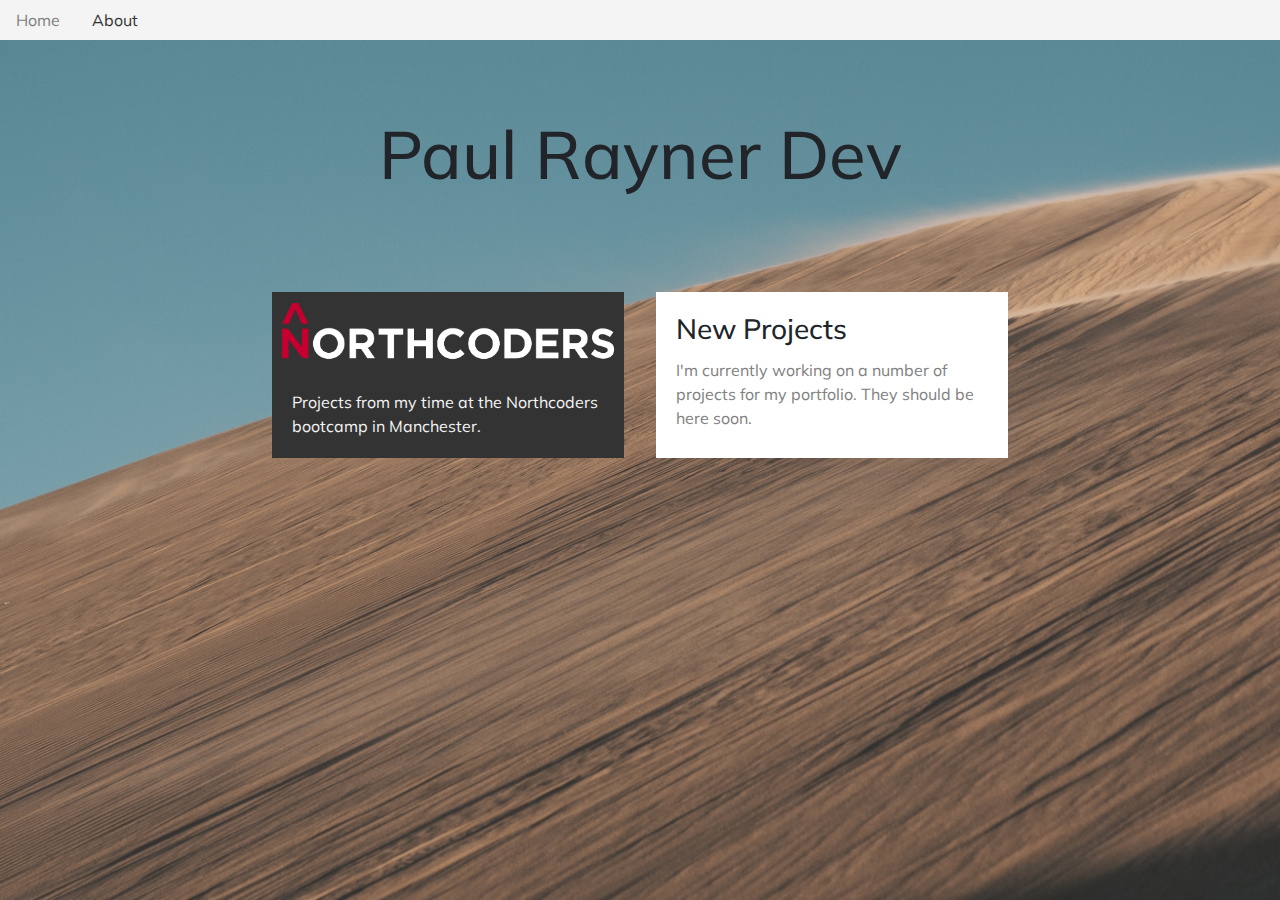
<file: index.html>
<!DOCTYPE html>
<html lang="en">
  <head>
    <meta charset="UTF-8" />
    <meta name="viewport" content="width=device-width, initial-scale=1.0" />
    <meta http-equiv="X-UA-Compatible" content="ie=edge" />
    <link
      rel="stylesheet"
      href="https://stackpath.bootstrapcdn.com/bootstrap/4.4.1/css/bootstrap.min.css"
      integrity="sha384-Vkoo8x4CGsO3+Hhxv8T/Q5PaXtkKtu6ug5TOeNV6gBiFeWPGFN9MuhOf23Q9Ifjh"
      crossorigin="anonymous"
    />
    <link
      href="https://fonts.googleapis.com/css?family=Muli&display=swap"
      rel="stylesheet"
    />
    <link rel="stylesheet" href="./style.css" />
    <title>Paul Rayner</title>
  </head>
  <body>
    <nav class="nav">
      <a class="nav-link active" href="/index.html">Home</a>
      <a class="nav-link" href="/about.html">About</a>
    </nav>
    <h1>Paul Rayner Dev</h1>
    <div class="cardGranny">
      <div class="cardParent">
        <div class="card" id="ncCard" style="width: 18rem;">
          <a href="./projects/northcoders.html"
            ><img src="./images/nc.png" class="card-img-top" alt="..."
          /></a>
          <div class="card-body">
            <p class="card-text" id="ncText">
              Projects from my time at the Northcoders bootcamp in Manchester.
            </p>
          </div>
        </div>
      </div>
      <div class="cardParent">
        <div class="card" style="width: 18rem;">
          <div class="card-body">
            <h3 class="card-title">New Projects</h3>
            <p class="card-text">
              I'm currently working on a number of projects for my portfolio.
              They should be here soon.
            </p>
          </div>
        </div>
      </div>
    </div>
  </body>
</html>
</file>
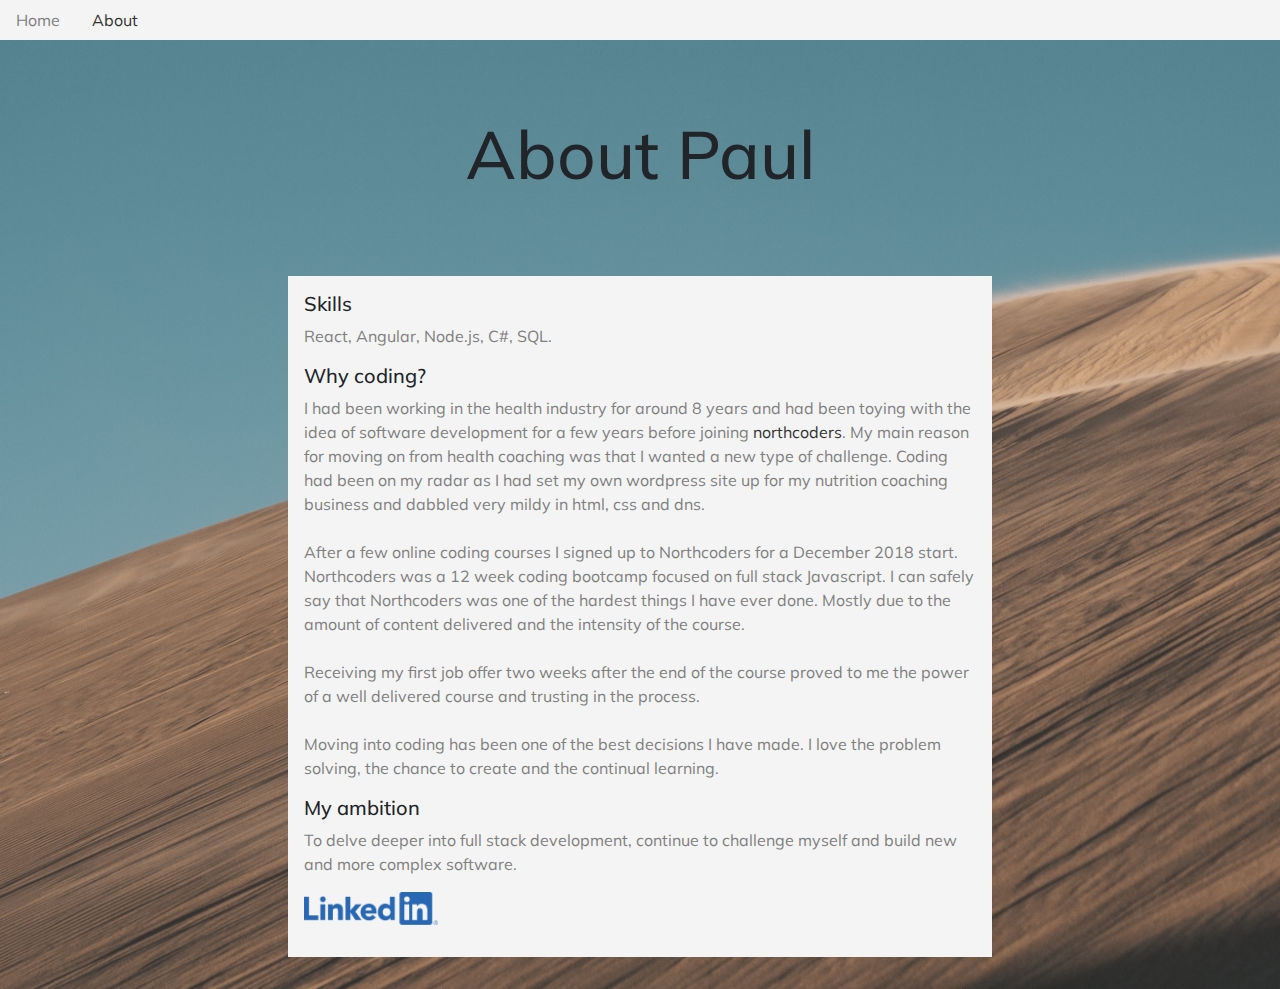
<file: about.html>
<!DOCTYPE html>
<html lang="en">
  <head>
    <meta charset="UTF-8" />
    <meta name="viewport" content="width=device-width, initial-scale=1.0" />
    <meta http-equiv="X-UA-Compatible" content="ie=edge" />
    <link
      rel="stylesheet"
      href="https://stackpath.bootstrapcdn.com/bootstrap/4.4.1/css/bootstrap.min.css"
      integrity="sha384-Vkoo8x4CGsO3+Hhxv8T/Q5PaXtkKtu6ug5TOeNV6gBiFeWPGFN9MuhOf23Q9Ifjh"
      crossorigin="anonymous"
    />
    <link
      href="https://fonts.googleapis.com/css?family=Muli&display=swap"
      rel="stylesheet"
    />
    <link rel="stylesheet" href="./style.css" />
    <title>About Paul</title>
  </head>
  <body>
    <nav class="nav">
      <a class="nav-link active" href="/index.html">Home</a>
      <a class="nav-link" href="./about.html">About</a>
    </nav>
    <h1>About Paul</h1>
    <div class="content">
      <h5>Skills</h5>
      <p>React, Angular, Node.js, C#, SQL.</p>
      <h5>Why coding?</h5>
      <p>
        I had been working in the health industry for around 8 years and had
        been toying with the idea of software development for a few years before
        joining <a href="https://northcoders.com/companies">northcoders</a>. My main reason for moving on from health coaching
        was that I wanted a new type of challenge. Coding had been on my radar
        as I had set my own wordpress site up for my nutrition coaching business
        and dabbled very mildy in html, css and dns.
        <br /><br />
        After a few online coding courses I signed up to Northcoders for a
        December 2018 start. Northcoders was a 12 week coding bootcamp focused
        on full stack Javascript. I can safely say that Northcoders was one of
        the hardest things I have ever done. Mostly due to the amount of content
        delivered and the intensity of the course.
        <br />
        <br />
        Receiving my first job offer two weeks after the end of the course
        proved to me the power of a well delivered course and trusting in the
        process.
        <br /><br />
        Moving into coding has been one of the best decisions I have made. I
        love the problem solving, the chance to create and the continual
        learning.
        <h5>My ambition</h5>
        <p>To delve deeper into full stack development, continue to challenge myself and build new and more complex software.</p>
      </p>
      <a href="https://www.linkedin.com/in/paul-rayner-56980b36/"
      ><img src="./images/LI-Logo.png" class="linkedIn" alt="..."
    /></a>
    </div>
  </body>
</html>
</file>
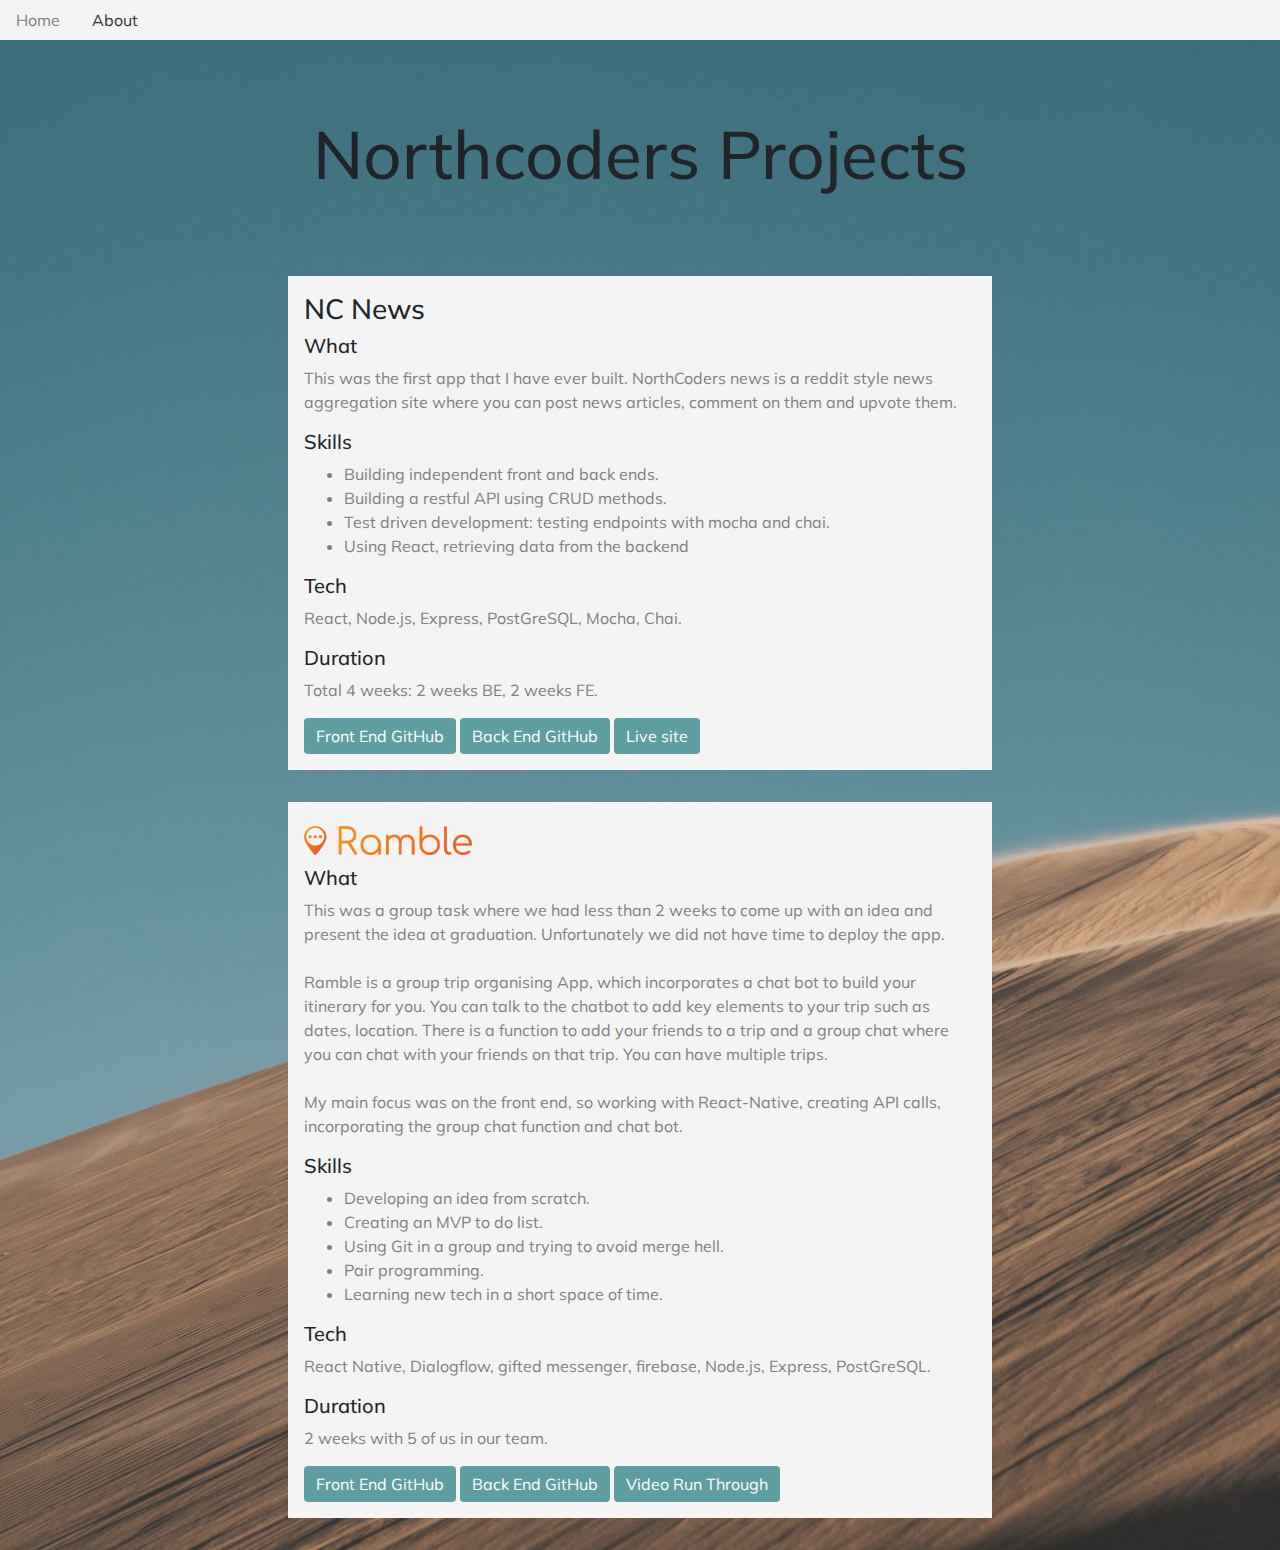
<file: projects/northcoders.html>
<!DOCTYPE html>
<html lang="en">
  <head>
    <meta charset="UTF-8" />
    <meta name="viewport" content="width=device-width, initial-scale=1.0" />
    <meta http-equiv="X-UA-Compatible" content="ie=edge" />
    <link
      rel="stylesheet"
      href="https://stackpath.bootstrapcdn.com/bootstrap/4.4.1/css/bootstrap.min.css"
      integrity="sha384-Vkoo8x4CGsO3+Hhxv8T/Q5PaXtkKtu6ug5TOeNV6gBiFeWPGFN9MuhOf23Q9Ifjh"
      crossorigin="anonymous"
    />
    <link
      href="https://fonts.googleapis.com/css?family=Muli&display=swap"
      rel="stylesheet"
    />
    <link rel="stylesheet" href="../style.css" />
    <title>Northcoders Projects</title>
  </head>
  <body>
    <nav class="nav">
      <a class="nav-link active" href="/index.html">Home</a>
      <a class="nav-link" href="/about.html">About</a>
    </nav>
    <h1>Northcoders Projects</h1>
    <div class="content">
      <h3>NC News</h3>
      <h5>What</h5>
      <p>
        This was the first app that I have ever built. NorthCoders news is a
        reddit style news aggregation site where you can post news articles,
        comment on them and upvote them.
      </p>
      <h5>Skills</h5>
      <ul>
        <li>Building independent front and back ends.</li>
        <li>Building a restful API using CRUD methods.</li>
        <li>Test driven development: testing endpoints with mocha and chai.</li>
        <li>Using React, retrieving data from the backend</li>
      </ul>
      <h5>Tech</h5>
      <p>React, Node.js, Express, PostGreSQL, Mocha, Chai.</p>
      <h5>Duration</h5>
      <p>Total 4 weeks: 2 weeks BE, 2 weeks FE.</p>
      <a
        role="button"
        class="btn btn-primary"
        href="https://github.com/paulbobrayner/nc-news-backend  "
        >Front End GitHub</a
      >
      <a
        role="button"
        class="btn btn-primary"
        href="https://github.com/paulbobrayner/nc-news-frontend "
        >Back End GitHub</a
      >
      <a
        role="button"
        class="btn btn-primary"
        href="https://nc-news-project.netlify.com"
        >Live site</a
      >
    </div>
    <div class="content">
      <img class="ramble" src="../images/logo.png" alt="" />
      <h5>What</h5>
      <p>
        This was a group task where we had less than 2 weeks to come up with an
        idea and present the idea at graduation. Unfortunately we did not have
        time to deploy the app. <br />
        <br />
        Ramble is a group trip organising App, which incorporates a chat bot to
        build your itinerary for you. You can talk to the chatbot to add key
        elements to your trip such as dates, location. There is a function to
        add your friends to a trip and a group chat where you can chat with your
        friends on that trip. You can have multiple trips. <br />
        <br />
        My main focus was on the front end, so working with React-Native,
        creating API calls, incorporating the group chat function and chat bot.
      </p>
      <h5>Skills</h5>
      <ul>
        <li>Developing an idea from scratch.</li>
        <li>Creating an MVP to do list.</li>
        <li>Using Git in a group and trying to avoid merge hell.</li>
        <li>Pair programming.</li>
        <li>Learning new tech in a short space of time.</li>
      </ul>
      <h5>Tech</h5>
      <p>
        React Native, Dialogflow, gifted messenger, firebase, Node.js, Express,
        PostGreSQL.
      </p>
      <h5>Duration</h5>
      <p>2 weeks with 5 of us in our team.</p>
      <a
        role="button"
        class="btn btn-primary"
        href="https://github.com/paulbobrayner/nc-news-backend  "
        >Front End GitHub</a
      >
      <a
        role="button"
        class="btn btn-primary"
        href="https://github.com/paulbobrayner/nc-news-frontend "
        >Back End GitHub</a
      >
      <a
        role="button"
        class="btn btn-primary"
        href="https://www.youtube.com/watch?v=R9GjJO4_bHs&feature=youtu.be"
        >Video Run Through</a
      >
    </div>
  </body>
</html>
</file>
<file: style.css>
html,
body {
  margin: 0;
  padding: 0;
  min-height: 100%;
}

body {
  background-image: url("./images/vincent-delegge-PNJmNmcUc5Q-unsplash.jpg");
  -webkit-background-size: cover;
  -moz-background-size: cover;
  -o-background-size: cover;
  background-size: cover;
  background-repeat: no-repeat;
  /* background-position-x: center; */
  background-position-y: bottom;
  font-family: "Muli", sans-serif;
}

.nav {
  background-color: #f4f4f4;
}

a {
  color: #333;
}

a:hover {
  color: grey;
}

h1 {
  text-align: center;
  padding: 1.1em;
  font-size: 4.2em;
}

.cardGranny {
  display: flex;
  justify-content: center;
}

.cardParent {
  display: flex;
  flex-wrap: wrap;
  justify-content: center;
}

.card {
  border-radius: 0;
  border: none;
  min-width: 22em;
  margin: 1em;
}

#ncCard {
  background-color: #333;
}

#ncText {
  color: #f4f4f4;
}

.btn-primary {
  background-color: cadetblue;
  border: none;
}

p {
  color: grey;
}
li {
  color: grey;
}

/******* PROJECTS *******/

.content {
  background-color: #f4f4f4;
  /* text-align: center; */
  margin: 0em 18em 2em 18em;
  padding: 1em;
}

.ramble {
  width: 25%;
  padding: 0.5em 0 0.7em 0;
}

/******* ABOUT *******/

.linkedIn {
  width: 20%;
  height: auto;
  /* background-color: pink; */
  margin-bottom: 1em;
}
</file>
